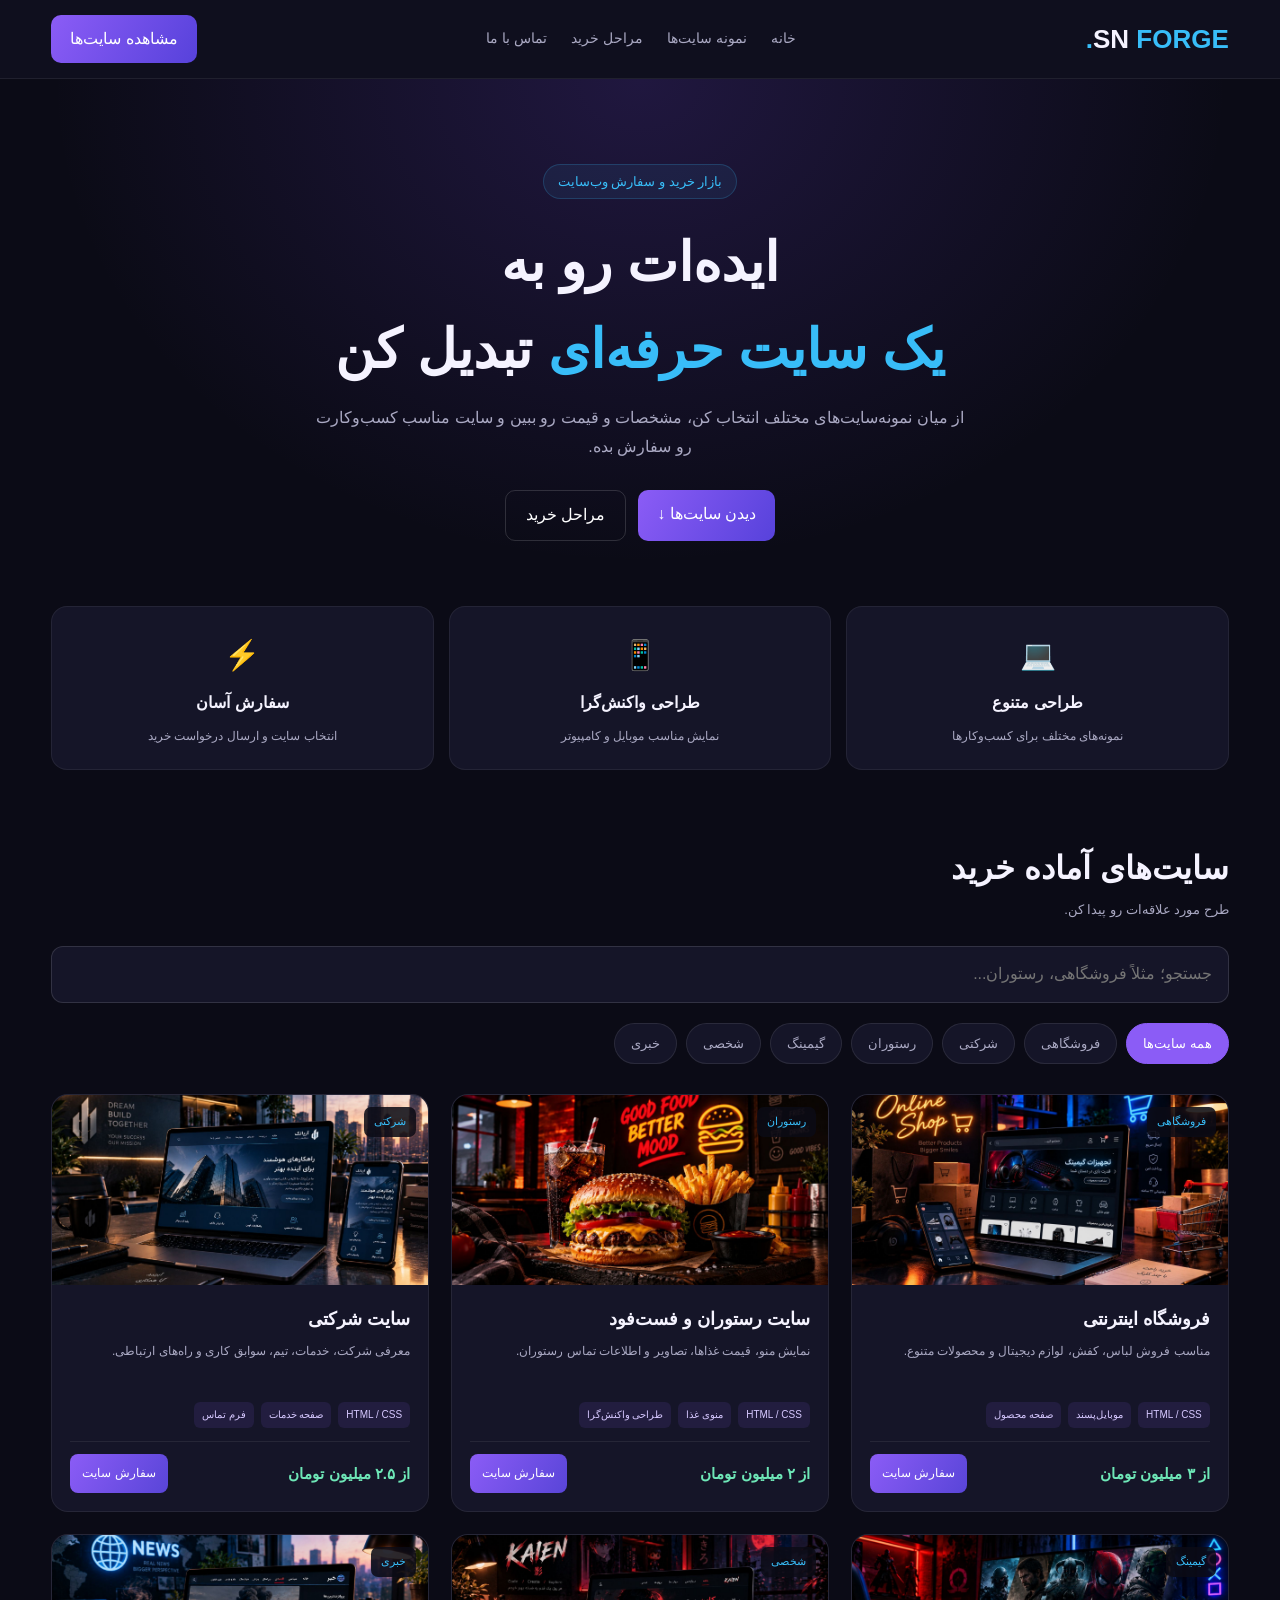
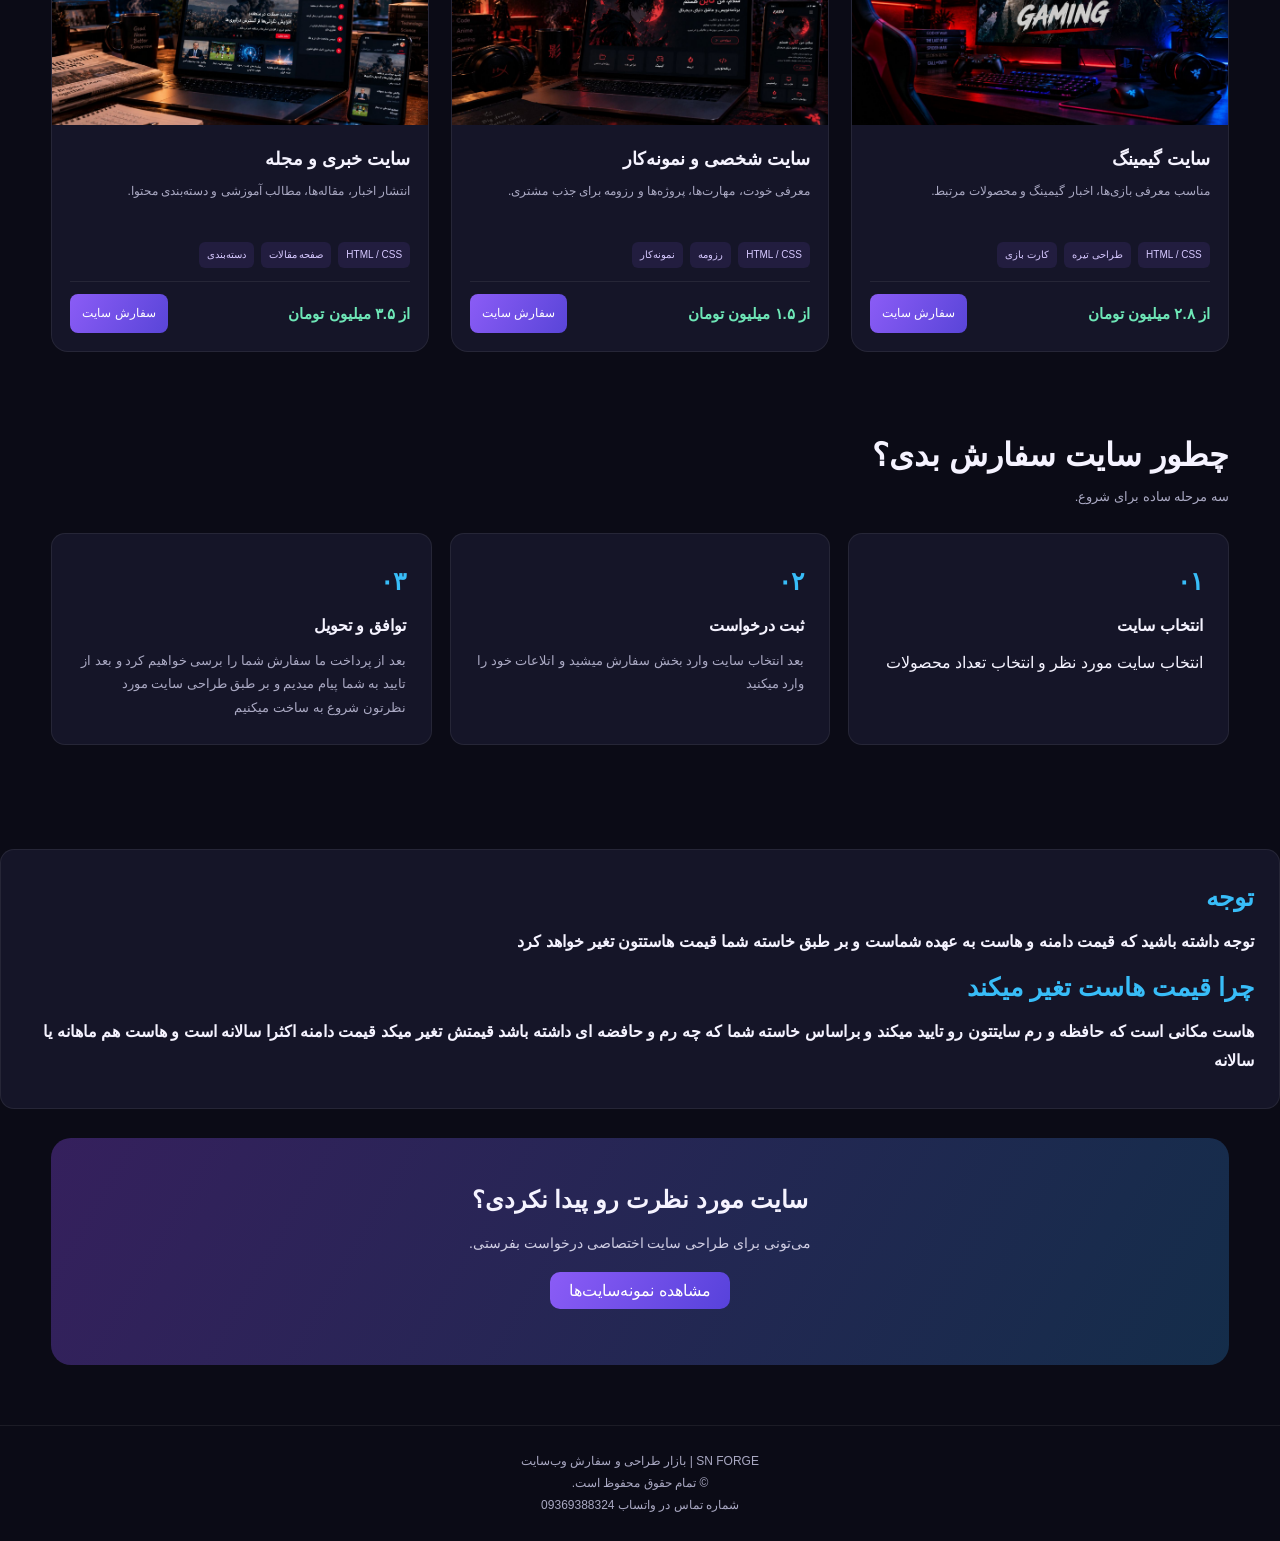
<file: index.html>
<!DOCTYPE html>
<html lang="fa" dir="rtl">
<head>
<meta charset="UTF-8">
<meta name="viewport" content="width=device-width, initial-scale=1.0">
<meta name="theme-color" content="#101020">
<title &lrm;> SN FORGE| Website Marketplace 
 بازار خرید و سفارش سایت 
</title>

<style>
* {
    box-sizing: border-box;
    margin: 0;
    padding: 0;
}

:root {
    --bg: #0b0b16;
    --card: #151528;
    --purple: #8b5cf6;
    --blue: #38bdf8;
    --text: #f5f3ff;
    --muted: #aaa9c3;
}
html {
    scroll-behavior: smooth;
    scroll-padding-top: 100px;
}

body {
    background: var(--bg);
    color: var(--text);
    font-family: Tahoma, Arial, sans-serif;
    line-height: 1.8;
}

a {
    color: inherit;
    text-decoration: none;
}

button, input {
    font: inherit;
}

button {
    cursor: pointer;
}

.container {
    width: 92%;
    max-width: 1250px;
    margin: auto;
}

/* سربرگ */

header {
    position: sticky;
    top: 0;
    z-index: 10;
    background: #101020f5;
    border-bottom: 1px solid #ffffff12;
    backdrop-filter: blur(15px);
}
.nav {
    min-height: 78px;
    display: flex;
    justify-content: space-between;
    align-items: center;
    gap: 20px;
}

.logo {
    font-size: 26px;
    font-weight: bold;
    white-space: nowrap;
}

.logo span {
    color: var(--blue);
}

nav {
    display: flex;
    gap: 24px;
    color: var(--muted);
    font-size: 14px;
}

nav a:hover {
    color: var(--blue);
}

.nav-btn, .primary-btn {
    border: 0;
    color: white;
    padding: 10px 19px;
    border-radius: 10px;
    background: linear-gradient(120deg, var(--purple), #5742db);
}
/* بخش معرفی */

.hero {
    padding: 85px 0 65px;
    text-align: center;
    background:
        radial-gradient(ellipse at 50% 0%, #7045dc35, transparent 65%);
}

.tag {
    display: inline-block;
    color: var(--blue);
    background: #38bdf812;
    border: 1px solid #38bdf833;
    padding: 5px 14px;
    border-radius: 25px;
    font-size: 13px;
}

.hero h1 {
    font-size: clamp(30px, 5vw, 54px);
    line-height: 1.6;
    margin: 20px 0 12px;
}

.hero h1 span {
    color: var(--blue);
}

.hero p {
    max-width: 650px;
    margin: auto;
    color: var(--muted);
}
.hero-actions {
    display: flex;
    justify-content: center;
    gap: 12px;
    flex-wrap: wrap;
    margin-top: 28px;
}

.secondary-btn {
    border: 1px solid #ffffff25;
    padding: 10px 20px;
    border-radius: 10px;
    background: transparent;
    color: white;
}

/* مزیت‌ها */

.features {
    display: grid;
    grid-template-columns: repeat(3, 1fr);
    gap: 15px;
    margin-bottom: 70px;
}

.feature {
    background: var(--card);
    border: 1px solid #ffffff10;
    border-radius: 16px;
    padding: 22px;
    text-align: center;
}
.feature-icon {
    font-size: 29px;
}

.feature h3 {
    font-size: 16px;
    margin: 8px 0;
}

.feature p {
    font-size: 12px;
    color: var(--muted);
}

/* عنوان بخش‌ها */

.section {
    padding-bottom: 75px;
}

.section-title {
    display: flex;
    justify-content: space-between;
    align-items: end;
    gap: 15px;
    margin-bottom: 25px;
}

.section-title h2 {
    font-size: clamp(23px, 3vw, 32px);
}
.section-title p {
    font-size: 13px;
    color: var(--muted);
}

/* جستجو و دسته‌بندی */

.search-box {
    display: flex;
    gap: 10px;
    margin-bottom: 20px;
}

.search-box input {
    width: 100%;
    min-width: 0;
    background: var(--card);
    color: white;
    border: 1px solid #ffffff20;
    outline: none;
    padding: 13px 16px;
    border-radius: 12px;
}

.search-box input:focus {
    border-color: var(--purple);
}

.filters {
    display: flex;
    gap: 9px;
    flex-wrap: wrap;
    margin-bottom: 30px;
}

.filter {
    background: var(--card);
    border: 1px solid #ffffff17;
    color: var(--muted);
    border-radius: 25px;
    padding: 8px 16px;
    font-size: 13px;
}

.filter.active, .filter:hover {
    background: var(--purple);
    color: white;
    border-color: var(--purple);
}

/* کارت سایت‌ها */

.site-grid {
    display: grid;
    grid-template-columns: repeat(3, minmax(0, 1fr));
    gap: 22px;
}

.site-card {
    background: var(--card);
    border: 1px solid #ffffff12;
    border-radius: 17px;
    overflow: hidden;
    transition: transform .25s, border-color .25s;
    min-width: 0;
}

.site-card:hover {
    transform: translateY(-5px);
    border-color: var(--purple);
}
.section-title p {
    font-size: 13px;
    color: var(--muted);
}

/* جستجو و دسته‌بندی */

.search-box {
    display: flex;
    gap: 10px;
    margin-bottom: 20px;
}

.search-box input {
    width: 100%;
    min-width: 0;
    background: var(--card);
    color: white;
    border: 1px solid #ffffff20;
    outline: none;
    padding: 13px 16px;
    border-radius: 12px;
}

.search-box input:focus {
    border-color: var(--purple);
}

.filters {
    display: flex;
    gap: 9px;
    flex-wrap: wrap;
    margin-bottom: 30px;
}

.filter {
    background: var(--card);
    border: 1px solid #ffffff17;
    color: var(--muted);
    border-radius: 25px;
    padding: 8px 16px;
    font-size: 13px;
}

.filter.active, .filter:hover {
    background: var(--purple);
    color: white;
    border-color: var(--purple);
}

/* کارت سایت‌ها */

.site-grid {
    display: grid;
    grid-template-columns: repeat(3, minmax(0, 1fr));
    gap: 22px;
}

.site-card {
    background: var(--card);
    border: 1px solid #ffffff12;
    border-radius: 17px;
    overflow: hidden;
    transition: transform .25s, border-color .25s;
    min-width: 0;
}

.site-card:hover {
    transform: translateY(-5px);
    border-color: var(--purple);
}
.site-image {
    height: 190px;
    position: relative;
    overflow: hidden;
    background: #252341;
}

.site-image img {
    width: 100%;
    height: 100%;
    object-fit: cover;
    transition: transform .3s;
}

.site-card:hover .site-image img {
    transform: scale(1.04);
}

.site-type {
    position: absolute;
    top: 12px;
    right: 12px;
    background: #0b0b16dc;
    color: var(--blue);
    padding: 5px 10px;
    font-size: 11px;
    border-radius: 7px;
}

.site-info {
    padding: 18px;
}

.site-info h3 {
    font-size: 18px;
    margin-bottom: 5px;
}

.description {
    font-size: 12px;
    color: var(--muted);
    min-height: 48px;
}
.specs {
    display: flex;
    gap: 7px;
    flex-wrap: wrap;
    margin: 13px 0;
}

.spec {
    font-size: 10px;
    color: #d6c8ff;
    background: #8b5cf61c;
    padding: 4px 8px;
    border-radius: 6px;
}

.price-row {
    display: flex;
    align-items: center;
    justify-content: space-between;
    gap: 8px;
    padding-top: 12px;
    border-top: 1px solid #ffffff12;
}

.price {
    color: #6ee7b7;
    font-size: 15px;
    font-weight: bold;
}

.order-btn {
    border: 0;
    color: white;
    background: linear-gradient(120deg, var(--purple), #5945d8);
    border-radius: 8px;
    padding: 9px 12px;
    font-size: 12px;
}

.order-btn:hover {
    filter: brightness(1.2);
}

.empty {
    display: none;
    text-align: center;
    padding: 30px;
    color: var(--muted);
}
/* مراحل سفارش */

.steps {
    display: grid;
    grid-template-columns: repeat(3, 1fr);
    gap: 18px;
}

.step {
    padding: 25px;
    background: var(--card);
    border-radius: 14px;
    border: 1px solid #ffffff12;
}

.step-number {
    color: var(--blue);
    font-size: 25px;
    font-weight: bold;
}

.step h3 {
    font-size: 16px;
    margin: 8px 0;
}

.step p {
    color: var(--muted);
    font-size: 13px;
}

/* تماس */

.contact {
    text-align: center;
    padding: 40px 20px;
    margin-bottom: 60px;
    background: linear-gradient(120deg, #35205d, #142d4a);
    border-radius: 20px;
}

.contact h2 {
    margin-bottom: 10px;
}

.contact p {
    color: #d0cee4;
    font-size: 14px;
    margin-bottom: 20px;
}

footer {
    border-top: 1px solid #ffffff12;
    text-align: center;
    color: var(--muted);
    padding: 25px 15px;
    font-size: 12px;
}

/* موبایل */

@media (max-width: 850px) {
    .site-grid {
        grid-template-columns: repeat(2, minmax(0, 1fr));
    }

    nav {
        gap: 12px;
    }

    .site-image {
        height: 170px;
    }
}
@media (max-width: 570px) {
    .nav {
        min-height: 70px;
    }

    .logo {
        font-size: 21px;
    }

    nav {
        display: none;
    }

    .nav-btn {
        font-size: 12px;
        padding: 9px 12px;
    }

    .hero {
        padding: 55px 0 45px;
    }

    .hero h1 {
        font-size: 30px;
    }

    .hero p {
        font-size: 13px;
    }

    .features {
        gap: 8px;
        margin-bottom: 50px;
    }
.feature {
        padding: 12px 5px;
    }

    .feature h3 {
        font-size: 12px;
    }

    .feature p {
        font-size: 10px;
    }

    .section {
        padding-bottom: 55px;
    }

    .section-title {
        display: block;
    }

    .section-title p {
        margin-top: 5px;
    }

    .site-grid {
        grid-template-columns: repeat(2, minmax(0, 1fr));
        gap: 12px;
    }

    .site-image {
        height: 125px;
    }

    .site-info {
        padding: 11px;
    }

    .site-info h3 {
        font-size: 14px;
    }

    .description {
        font-size: 11px;
        min-height: 66px;
    }

    .specs {
        gap: 5px;
    }

    .spec {
        font-size: 9px;
    }

    .price-row {
        align-items: stretch;
        flex-direction: column;
    }
    .price {
        font-size: 12px;
    }

    .order-btn {
        width: 100%;
    }

    .steps {
        grid-template-columns: 1fr;
    }
}

@media (max-width: 350px) {
    .site-grid {
        grid-template-columns: 1fr;
    }

    .site-image {
        height: 190px;
    }
}
</style>
<meta name="google-site-verification" content="3N_38x5qsvusUxVJmNmL-SEi8xanfwdqPxnnbT9EbLk" />
</head>
<body>

<header>
    <div class="container nav">
        <a class="logo" href="#home">SN <span>FORGE.</span></a>

        <nav>
            <a href="#home">خانه</a>
            <a href="#sites">نمونه سایت‌ها</a>
            <a href="#steps">مراحل خرید</a>
            <a href="#contact">تماس با ما</a>
        </nav>

        <a class="nav-btn" href="#sites">مشاهده سایت‌ها</a>
    </div>
</header>

<main>
    <section class="hero" id="home">
        <div class="container">
            <span class="tag">بازار خرید و سفارش وب‌سایت</span>

            <h1>
                ایده‌ات رو به<br>
                <span>یک سایت حرفه‌ای</span> تبدیل کن
            </h1>
            <p>
                از میان نمونه‌سایت‌های مختلف انتخاب کن،
                مشخصات و قیمت رو ببین و سایت مناسب کسب‌وکارت رو سفارش بده.
            </p>

            <div class="hero-actions">
                <a class="primary-btn" href="#sites">دیدن سایت‌ها ↓</a>
                <a class="secondary-btn" href="#steps">مراحل خرید</a>
            </div>
        </div>
    </section>

    <section class="container features">
        <div class="feature">
            <div class="feature-icon">💻</div>
            <h3>طراحی متنوع</h3>
            <p>نمونه‌های مختلف برای کسب‌وکارها</p>
        </div>

        <div class="feature">
            <div class="feature-icon">📱</div>
            <h3>طراحی واکنش‌گرا</h3>
            <p>نمایش مناسب موبایل و کامپیوتر</p>
        </div>

        <div class="feature">
            <div class="feature-icon">⚡</div>
            <h3>سفارش آسان</h3>
            <p>انتخاب سایت و ارسال درخواست خرید</p>
        </div>
    </section>
    <section class="container section" id="sites">
        <div class="section-title">
            <div>
                <h2>سایت‌های آماده خرید</h2>
                <p>طرح مورد علاقه‌ات رو پیدا کن.</p>
            </div>
        </div>

        <div class="search-box">
            <input type="search" id="searchInput"
                   placeholder="جستجو؛ مثلاً فروشگاهی، رستوران...">
        </div>

        <div class="filters">
            <button class="filter active" data-category="همه">همه سایت‌ها</button>
            <button class="filter" data-category="فروشگاهی">فروشگاهی</button>
            <button class="filter" data-category="شرکتی">شرکتی</button>
            <button class="filter" data-category="رستوران">رستوران</button>
            <button class="filter" data-category="گیمینگ">گیمینگ</button>
            <button class="filter" data-category="شخصی">شخصی</button>
            <button class="filter" data-category="خبری">خبری</button>
        </div>
        <div class="site-grid" id="siteGrid">

            <article class="site-card" data-category="فروشگاهی">
                <div class="site-image">
                    <img loading="lazy"
                         src="fr.jpg"
                         alt="نمونه سایت فروشگاهی">
                    <span class="site-type">فروشگاهی</span>
                </div>
                <div class="site-info">
                    <h3>فروشگاه اینترنتی</h3>
                    <p class="description">
                        مناسب فروش لباس، کفش، لوازم دیجیتال و محصولات متنوع.
                    </p>
                    <div class="specs">
                        <span class="spec">HTML / CSS</span>
                        <span class="spec">موبایل‌پسند</span>
                        <span class="spec">صفحه محصول</span>
                    </div>
                    <div class="price-row">
                        <span class="price">از ۳ میلیون تومان</span>
                        <button class="order-btn" data-name="فروشگاه اینترنتی"
                                data-price="از ۳ میلیون تومان">سفارش سایت</button>
                    </div>
                </div>
            </article>

            <article class="site-card" data-category="رستوران">
                <div class="site-image">
                    <img loading="lazy"
                         src="fc.jpg"
                         alt="نمونه سایت رستوران">
                    <span class="site-type">رستوران</span>
                </div>
                <div class="site-info">
                    <h3>سایت رستوران و فست‌فود</h3>
                    <p class="description">
                        نمایش منو، قیمت غذاها، تصاویر و اطلاعات تماس رستوران.
                    </p>
                    <div class="specs">
                        <span class="spec">HTML / CSS</span>
                        <span class="spec">منوی غذا</span>
                        <span class="spec">طراحی واکنش‌گرا</span>
                    </div>
                    <div class="price-row">
                        <span class="price">از ۲ میلیون تومان</span>
                        <button class="order-btn" data-name="سایت رستوران"
                                data-price="از ۲ میلیون تومان">سفارش سایت</button>
                    </div>
                </div>
            </article>

            <article class="site-card" data-category="شرکتی">
                <div class="site-image">
                    <img loading="lazy"
                         src="sh.jpg"
                         alt="نمونه سایت شرکتی">
                    <span class="site-type">شرکتی</span>
                </div>
                <div class="site-info">
                    <h3>سایت شرکتی</h3>
                    <p class="description">
                        معرفی شرکت، خدمات، تیم، سوابق کاری و راه‌های ارتباطی.
                    </p>
                    <div class="specs">
                        <span class="spec">HTML / CSS</span>
                        <span class="spec">صفحه خدمات</span>
                        <span class="spec">فرم تماس</span>
                    </div>
                    <div class="price-row">
                        <span class="price">از ۲.۵ میلیون تومان</span>
                        <button class="order-btn" data-name="سایت شرکتی"
                                data-price="از ۲.۵ میلیون تومان">سفارش سایت</button>
                    </div>
                </div>
            </article>

            

            <article class="site-card" data-category="گیمینگ">
                <div class="site-image">
                    <img loading="lazy"
                         src="game.jpg"
                         alt="نمونه سایت گیمینگ">
                    <span class="site-type">گیمینگ</span>
                </div>
                <div class="site-info">
                    <h3>سایت گیمینگ</h3>
                    <p class="description">
                        مناسب معرفی بازی‌ها، اخبار گیمینگ و محصولات مرتبط.
                    </p>
                    <div class="specs">
                        <span class="spec">HTML / CSS</span>
                        <span class="spec">طراحی تیره</span>
                        <span class="spec">کارت بازی</span>
                    </div>
                    <div class="price-row">
                        <span class="price">از ۲.۸ میلیون تومان</span>
                        <button class="order-btn" data-name="سایت گیمینگ"
                                data-price="از ۲.۸ میلیون تومان">سفارش سایت</button>
                    </div>
                </div>
            </article>

            <article class="site-card" data-category="شخصی">
                <div class="site-image">
                    <img loading="lazy"
                         src="shh.jpg"
                         alt="نمونه سایت شخصی و نمونه کار">
                    <span class="site-type">شخصی</span>
                </div>
                <div class="site-info">
                    <h3>سایت شخصی و نمونه‌کار</h3>
                    <p class="description">
                        معرفی خودت، مهارت‌ها، پروژه‌ها و رزومه برای جذب مشتری.
                    </p>
                    <div class="specs">
                        <span class="spec">HTML / CSS</span>
                        <span class="spec">رزومه</span>
                        <span class="spec">نمونه‌کار</span>
                    </div>
                    <div class="price-row">
                        <span class="price">از ۱.۵ میلیون تومان</span>
                        <button class="order-btn" data-name="سایت شخصی"
                                data-price="از ۱.۵ میلیون تومان">سفارش سایت</button>
                    </div>
                </div>
            </article>
            <article class="site-card" data-category="خبری">
                <div class="site-image">
                    <img loading="lazy"
                         src="hg1.jpg"
                         alt="نمونه سایت خبری">
                    <span class="site-type">خبری</span>
                </div>
                <div class="site-info">
                    <h3>سایت خبری و مجله</h3>
                    <p class="description">
                        انتشار اخبار، مقاله‌ها، مطالب آموزشی و دسته‌بندی محتوا.
                    </p>
                    <div class="specs">
                        <span class="spec">HTML / CSS</span>
                        <span class="spec">صفحه مقالات</span>
                        <span class="spec">دسته‌بندی</span>
                    </div>
                    <div class="price-row">
                        <span class="price">از ۳.۵ میلیون تومان</span>
                        <button class="order-btn" data-name="سایت خبری"
                                data-price="از ۳.۵ میلیون تومان">سفارش سایت</button>
                    </div>
                </div>
            </article>

        </div>

        <p class="empty" id="emptyMessage">سایتی با این مشخصات پیدا نشد.</p>
    </section>

    <section class="container section" id="steps">
        <div class="section-title">
            <div>
                <h2>چطور سایت سفارش بدی؟</h2>
                <p>سه مرحله ساده برای شروع.</p>
            </div>
        </div>
        <div class="steps">
            <div class="step">
                <span class="step-number">۰۱</span>
                <h3>انتخاب سایت</h3>
                <p></p> انتخاب سایت مورد نظر و انتخاب تعداد محصولات </p>
            </div>
            <div class="step">
                <span class="step-number">۰۲</span>
                <h3>ثبت درخواست</h3>
                <p>بعد انتخاب سایت وارد بخش سفارش میشید و اتلاعات خود را وارد میکنید </p>
            </div>
            <div class="step">
                <span class="step-number">۰۳</span>
                <h3>توافق و تحویل</h3>
                <p>بعد از پرداخت  ما سفارش شما  را برسی خواهیم کرد و بعد از تایید به شما پیام میدیم 
 و بر طبق طراحی سایت مورد نظرتون شروع به ساخت میکنیم 
                </p>
            </div>
        </div>
    </section>
 </div>
 <br>
            <div class="step">
                <span class="step-number">توجه</span>
                <h3>توجه داشته باشید که قیمت دامنه و هاست  به عهده شماست و بر طبق خاسته شما  قیمت  هاستتون تغیر خواهد کرد </h3>
                <span class="step-number">چرا قیمت  هاست تغیر میکند </span>
                <h3>هاست مکانی است که حافظه و رم سایتتون رو تایید میکند و براساس خاسته شما که چه رم و حافضه ای داشته باشد قیمتش تغیر میکد 
                 قیمت دامنه  اکثرا سالانه است و هاست هم ماهانه یا سالانه </h3>
            </div>
            <br>

    <section class="container contact" id="contact">
        <h2>سایت مورد نظرت رو پیدا نکردی؟</h2>
        <p>می‌تونی برای طراحی سایت اختصاصی درخواست بفرستی.</p>
        <a href="#sites" class="primary-btn">مشاهده نمونه‌سایت‌ها</a>
    <p></p>
    </section>
</main>

<footer>
    <p>SN FORGE | بازار طراحی و سفارش وب‌سایت</p>
    <p>© تمام حقوق محفوظ است.</p>
    <p>شماره تماس در واتساب 
        09369388324
    </p>
</footer>

<script>
    
const cards = [...document.querySelectorAll(".site-card")];
const filters = [...document.querySelectorAll(".filter")];
const searchInput = document.getElementById("searchInput");
const emptyMessage = document.getElementById("emptyMessage");

let selectedCategory = "همه";

function filterSites() {
    const query = searchInput.value.trim().toLocaleLowerCase("fa");
    let visible = 0;

    cards.forEach(card => {
        const category = card.dataset.category;
        const text = card.textContent.toLocaleLowerCase("fa");

        const categoryMatch =
            selectedCategory === "همه" ||
            category === selectedCategory;

        const searchMatch = text.includes(query);
        const show = categoryMatch && searchMatch;

        card.style.display = show ? "" : "none";

        if (show) visible++;
    });

    emptyMessage.style.display = visible ? "none" : "block";
}

filters.forEach(button => {
    button.addEventListener("click", () => {
        selectedCategory = button.dataset.category;

        filters.forEach(item => item.classList.remove("active"));
        button.classList.add("active");

        filterSites();
    });
});

searchInput.addEventListener("input", filterSites);

// رفتن به صفحه جزئیات سایت
document.querySelectorAll(".order-btn").forEach(button => {
    button.addEventListener("click", () => {

        const name = button.dataset.name;

        const productIds = {
            "فروشگاه اینترنتی": "shop",
            "سایت رستوران": "restaurant",
            "سایت شرکتی": "company",
            "سایت گیمینگ": "gaming",
            "سایت شخصی": "personal",
            "سایت خبری": "news"
        };

        const productId = productIds[name];

        if (!productId) {
            alert("محصول موردنظر پیدا نشد.");
            return;
        }

        window.location.href = "product.html?id=" + productId;
    });
});


</script>
</body>
</html>
</file>
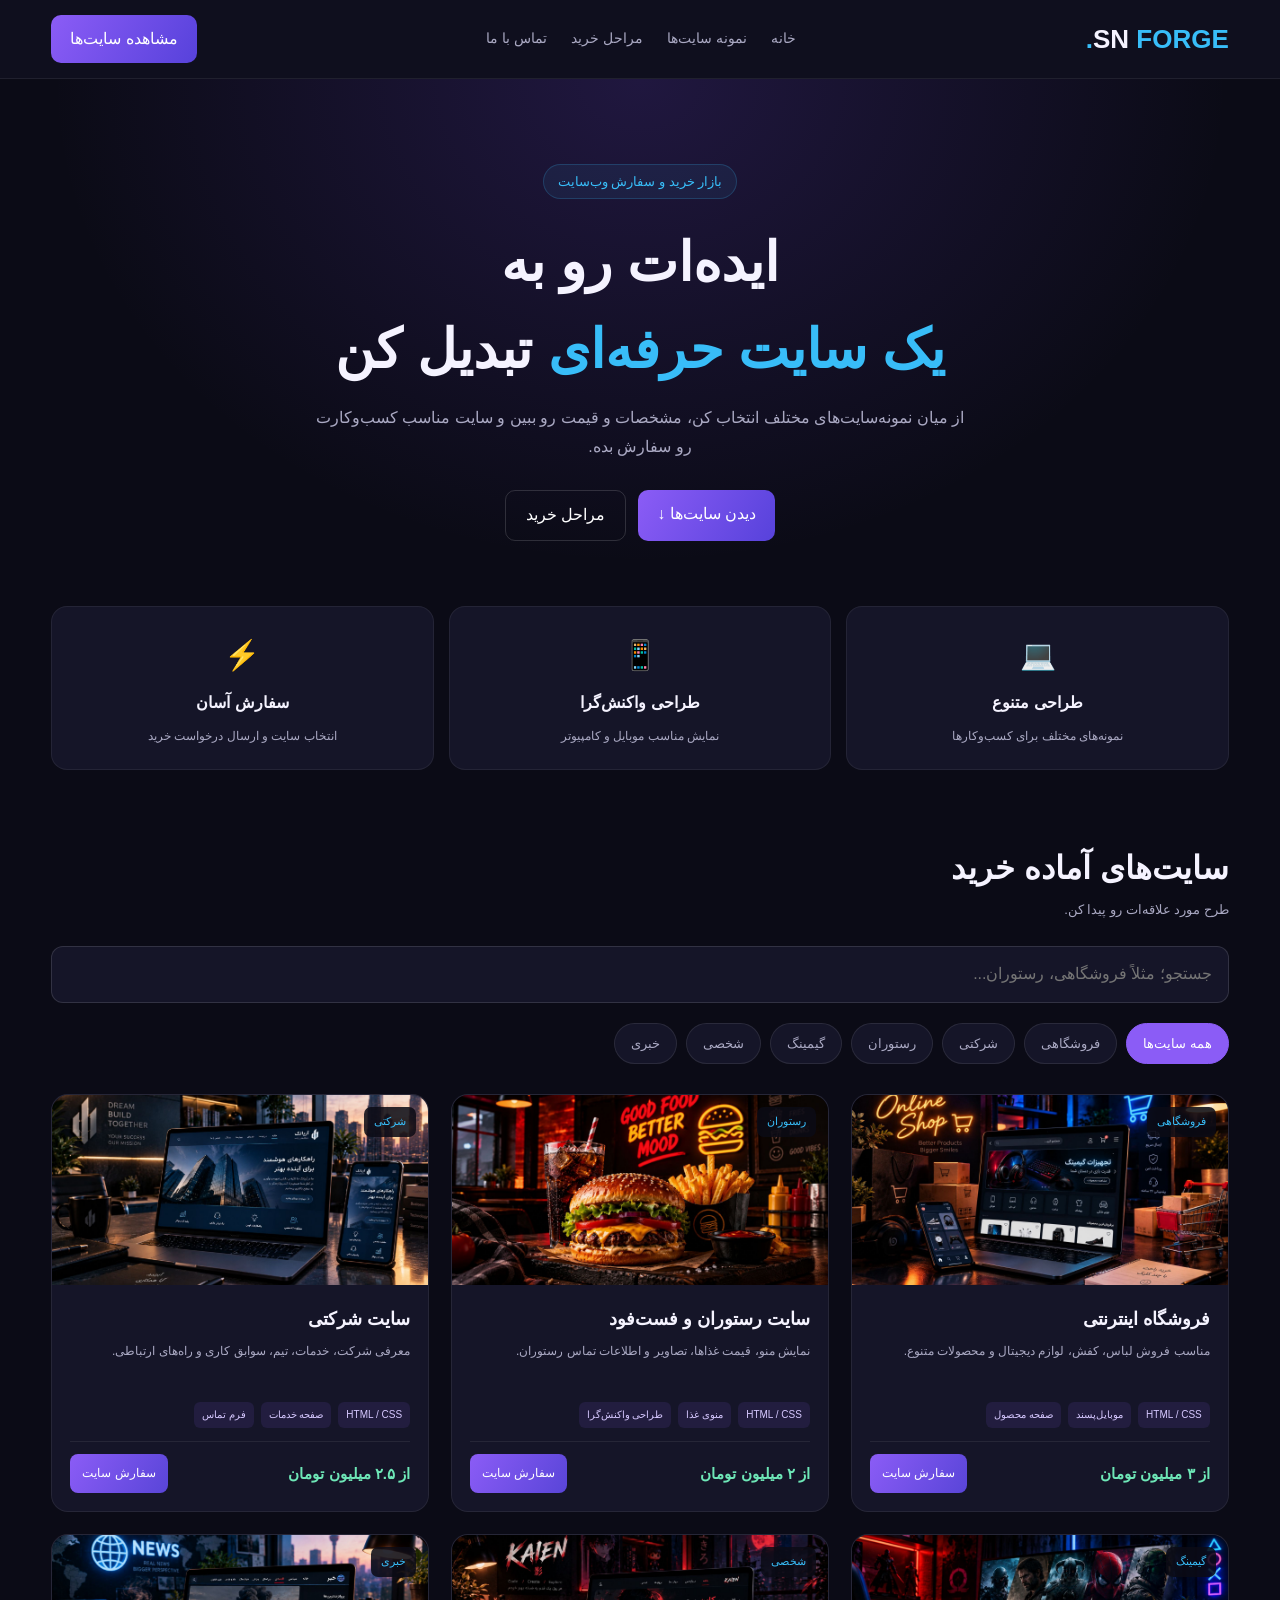
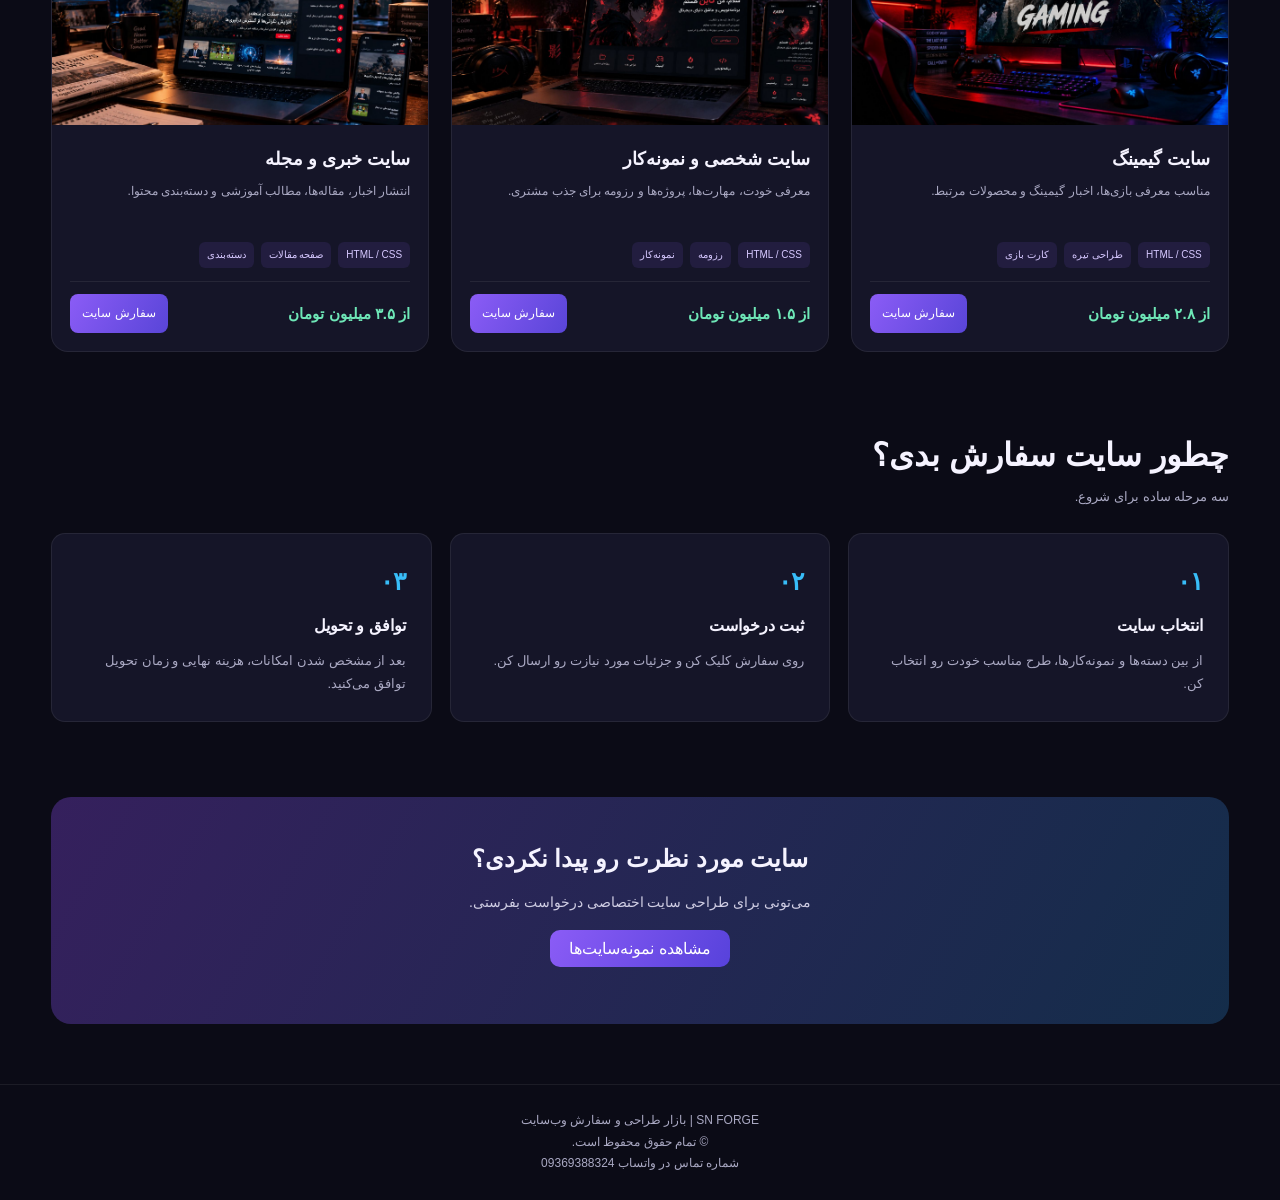
<file: ht.html>
<!DOCTYPE html>
<html lang="fa" dir="rtl">
<head>
<meta charset="UTF-8">
<meta name="viewport" content="width=device-width, initial-scale=1.0">
<meta name="theme-color" content="#101020">
<title &lrm;> SN FORGE| Website Marketplace 
 بازار خرید و سفارش سایت 
</title>

<style>
* {
    box-sizing: border-box;
    margin: 0;
    padding: 0;
}

:root {
    --bg: #0b0b16;
    --card: #151528;
    --purple: #8b5cf6;
    --blue: #38bdf8;
    --text: #f5f3ff;
    --muted: #aaa9c3;
}
html {
    scroll-behavior: smooth;
    scroll-padding-top: 100px;
}

body {
    background: var(--bg);
    color: var(--text);
    font-family: Tahoma, Arial, sans-serif;
    line-height: 1.8;
}

a {
    color: inherit;
    text-decoration: none;
}

button, input {
    font: inherit;
}

button {
    cursor: pointer;
}

.container {
    width: 92%;
    max-width: 1250px;
    margin: auto;
}

/* سربرگ */

header {
    position: sticky;
    top: 0;
    z-index: 10;
    background: #101020f5;
    border-bottom: 1px solid #ffffff12;
    backdrop-filter: blur(15px);
}
.nav {
    min-height: 78px;
    display: flex;
    justify-content: space-between;
    align-items: center;
    gap: 20px;
}

.logo {
    font-size: 26px;
    font-weight: bold;
    white-space: nowrap;
}

.logo span {
    color: var(--blue);
}

nav {
    display: flex;
    gap: 24px;
    color: var(--muted);
    font-size: 14px;
}

nav a:hover {
    color: var(--blue);
}

.nav-btn, .primary-btn {
    border: 0;
    color: white;
    padding: 10px 19px;
    border-radius: 10px;
    background: linear-gradient(120deg, var(--purple), #5742db);
}
/* بخش معرفی */

.hero {
    padding: 85px 0 65px;
    text-align: center;
    background:
        radial-gradient(ellipse at 50% 0%, #7045dc35, transparent 65%);
}

.tag {
    display: inline-block;
    color: var(--blue);
    background: #38bdf812;
    border: 1px solid #38bdf833;
    padding: 5px 14px;
    border-radius: 25px;
    font-size: 13px;
}

.hero h1 {
    font-size: clamp(30px, 5vw, 54px);
    line-height: 1.6;
    margin: 20px 0 12px;
}

.hero h1 span {
    color: var(--blue);
}

.hero p {
    max-width: 650px;
    margin: auto;
    color: var(--muted);
}
.hero-actions {
    display: flex;
    justify-content: center;
    gap: 12px;
    flex-wrap: wrap;
    margin-top: 28px;
}

.secondary-btn {
    border: 1px solid #ffffff25;
    padding: 10px 20px;
    border-radius: 10px;
    background: transparent;
    color: white;
}

/* مزیت‌ها */

.features {
    display: grid;
    grid-template-columns: repeat(3, 1fr);
    gap: 15px;
    margin-bottom: 70px;
}

.feature {
    background: var(--card);
    border: 1px solid #ffffff10;
    border-radius: 16px;
    padding: 22px;
    text-align: center;
}
.feature-icon {
    font-size: 29px;
}

.feature h3 {
    font-size: 16px;
    margin: 8px 0;
}

.feature p {
    font-size: 12px;
    color: var(--muted);
}

/* عنوان بخش‌ها */

.section {
    padding-bottom: 75px;
}

.section-title {
    display: flex;
    justify-content: space-between;
    align-items: end;
    gap: 15px;
    margin-bottom: 25px;
}

.section-title h2 {
    font-size: clamp(23px, 3vw, 32px);
}
.section-title p {
    font-size: 13px;
    color: var(--muted);
}

/* جستجو و دسته‌بندی */

.search-box {
    display: flex;
    gap: 10px;
    margin-bottom: 20px;
}

.search-box input {
    width: 100%;
    min-width: 0;
    background: var(--card);
    color: white;
    border: 1px solid #ffffff20;
    outline: none;
    padding: 13px 16px;
    border-radius: 12px;
}

.search-box input:focus {
    border-color: var(--purple);
}

.filters {
    display: flex;
    gap: 9px;
    flex-wrap: wrap;
    margin-bottom: 30px;
}

.filter {
    background: var(--card);
    border: 1px solid #ffffff17;
    color: var(--muted);
    border-radius: 25px;
    padding: 8px 16px;
    font-size: 13px;
}

.filter.active, .filter:hover {
    background: var(--purple);
    color: white;
    border-color: var(--purple);
}

/* کارت سایت‌ها */

.site-grid {
    display: grid;
    grid-template-columns: repeat(3, minmax(0, 1fr));
    gap: 22px;
}

.site-card {
    background: var(--card);
    border: 1px solid #ffffff12;
    border-radius: 17px;
    overflow: hidden;
    transition: transform .25s, border-color .25s;
    min-width: 0;
}

.site-card:hover {
    transform: translateY(-5px);
    border-color: var(--purple);
}
.section-title p {
    font-size: 13px;
    color: var(--muted);
}

/* جستجو و دسته‌بندی */

.search-box {
    display: flex;
    gap: 10px;
    margin-bottom: 20px;
}

.search-box input {
    width: 100%;
    min-width: 0;
    background: var(--card);
    color: white;
    border: 1px solid #ffffff20;
    outline: none;
    padding: 13px 16px;
    border-radius: 12px;
}

.search-box input:focus {
    border-color: var(--purple);
}

.filters {
    display: flex;
    gap: 9px;
    flex-wrap: wrap;
    margin-bottom: 30px;
}

.filter {
    background: var(--card);
    border: 1px solid #ffffff17;
    color: var(--muted);
    border-radius: 25px;
    padding: 8px 16px;
    font-size: 13px;
}

.filter.active, .filter:hover {
    background: var(--purple);
    color: white;
    border-color: var(--purple);
}

/* کارت سایت‌ها */

.site-grid {
    display: grid;
    grid-template-columns: repeat(3, minmax(0, 1fr));
    gap: 22px;
}

.site-card {
    background: var(--card);
    border: 1px solid #ffffff12;
    border-radius: 17px;
    overflow: hidden;
    transition: transform .25s, border-color .25s;
    min-width: 0;
}

.site-card:hover {
    transform: translateY(-5px);
    border-color: var(--purple);
}
.site-image {
    height: 190px;
    position: relative;
    overflow: hidden;
    background: #252341;
}

.site-image img {
    width: 100%;
    height: 100%;
    object-fit: cover;
    transition: transform .3s;
}

.site-card:hover .site-image img {
    transform: scale(1.04);
}

.site-type {
    position: absolute;
    top: 12px;
    right: 12px;
    background: #0b0b16dc;
    color: var(--blue);
    padding: 5px 10px;
    font-size: 11px;
    border-radius: 7px;
}

.site-info {
    padding: 18px;
}

.site-info h3 {
    font-size: 18px;
    margin-bottom: 5px;
}

.description {
    font-size: 12px;
    color: var(--muted);
    min-height: 48px;
}
.specs {
    display: flex;
    gap: 7px;
    flex-wrap: wrap;
    margin: 13px 0;
}

.spec {
    font-size: 10px;
    color: #d6c8ff;
    background: #8b5cf61c;
    padding: 4px 8px;
    border-radius: 6px;
}

.price-row {
    display: flex;
    align-items: center;
    justify-content: space-between;
    gap: 8px;
    padding-top: 12px;
    border-top: 1px solid #ffffff12;
}

.price {
    color: #6ee7b7;
    font-size: 15px;
    font-weight: bold;
}

.order-btn {
    border: 0;
    color: white;
    background: linear-gradient(120deg, var(--purple), #5945d8);
    border-radius: 8px;
    padding: 9px 12px;
    font-size: 12px;
}

.order-btn:hover {
    filter: brightness(1.2);
}

.empty {
    display: none;
    text-align: center;
    padding: 30px;
    color: var(--muted);
}
/* مراحل سفارش */

.steps {
    display: grid;
    grid-template-columns: repeat(3, 1fr);
    gap: 18px;
}

.step {
    padding: 25px;
    background: var(--card);
    border-radius: 14px;
    border: 1px solid #ffffff12;
}

.step-number {
    color: var(--blue);
    font-size: 25px;
    font-weight: bold;
}

.step h3 {
    font-size: 16px;
    margin: 8px 0;
}

.step p {
    color: var(--muted);
    font-size: 13px;
}

/* تماس */

.contact {
    text-align: center;
    padding: 40px 20px;
    margin-bottom: 60px;
    background: linear-gradient(120deg, #35205d, #142d4a);
    border-radius: 20px;
}

.contact h2 {
    margin-bottom: 10px;
}

.contact p {
    color: #d0cee4;
    font-size: 14px;
    margin-bottom: 20px;
}

footer {
    border-top: 1px solid #ffffff12;
    text-align: center;
    color: var(--muted);
    padding: 25px 15px;
    font-size: 12px;
}

/* موبایل */

@media (max-width: 850px) {
    .site-grid {
        grid-template-columns: repeat(2, minmax(0, 1fr));
    }

    nav {
        gap: 12px;
    }

    .site-image {
        height: 170px;
    }
}
@media (max-width: 570px) {
    .nav {
        min-height: 70px;
    }

    .logo {
        font-size: 21px;
    }

    nav {
        display: none;
    }

    .nav-btn {
        font-size: 12px;
        padding: 9px 12px;
    }

    .hero {
        padding: 55px 0 45px;
    }

    .hero h1 {
        font-size: 30px;
    }

    .hero p {
        font-size: 13px;
    }

    .features {
        gap: 8px;
        margin-bottom: 50px;
    }
.feature {
        padding: 12px 5px;
    }

    .feature h3 {
        font-size: 12px;
    }

    .feature p {
        font-size: 10px;
    }

    .section {
        padding-bottom: 55px;
    }

    .section-title {
        display: block;
    }

    .section-title p {
        margin-top: 5px;
    }

    .site-grid {
        grid-template-columns: repeat(2, minmax(0, 1fr));
        gap: 12px;
    }

    .site-image {
        height: 125px;
    }

    .site-info {
        padding: 11px;
    }

    .site-info h3 {
        font-size: 14px;
    }

    .description {
        font-size: 11px;
        min-height: 66px;
    }

    .specs {
        gap: 5px;
    }

    .spec {
        font-size: 9px;
    }

    .price-row {
        align-items: stretch;
        flex-direction: column;
    }
    .price {
        font-size: 12px;
    }

    .order-btn {
        width: 100%;
    }

    .steps {
        grid-template-columns: 1fr;
    }
}

@media (max-width: 350px) {
    .site-grid {
        grid-template-columns: 1fr;
    }

    .site-image {
        height: 190px;
    }
}
</style>
<meta name="google-site-verification" content="3N_38x5qsvusUxVJmNmL-SEi8xanfwdqPxnnbT9EbLk" />
</head>
<body>

<header>
    <div class="container nav">
        <a class="logo" href="#home">SN <span>FORGE.</span></a>

        <nav>
            <a href="#home">خانه</a>
            <a href="#sites">نمونه سایت‌ها</a>
            <a href="#steps">مراحل خرید</a>
            <a href="#contact">تماس با ما</a>
        </nav>

        <a class="nav-btn" href="#sites">مشاهده سایت‌ها</a>
    </div>
</header>

<main>
    <section class="hero" id="home">
        <div class="container">
            <span class="tag">بازار خرید و سفارش وب‌سایت</span>

            <h1>
                ایده‌ات رو به<br>
                <span>یک سایت حرفه‌ای</span> تبدیل کن
            </h1>
            <p>
                از میان نمونه‌سایت‌های مختلف انتخاب کن،
                مشخصات و قیمت رو ببین و سایت مناسب کسب‌وکارت رو سفارش بده.
            </p>

            <div class="hero-actions">
                <a class="primary-btn" href="#sites">دیدن سایت‌ها ↓</a>
                <a class="secondary-btn" href="#steps">مراحل خرید</a>
            </div>
        </div>
    </section>

    <section class="container features">
        <div class="feature">
            <div class="feature-icon">💻</div>
            <h3>طراحی متنوع</h3>
            <p>نمونه‌های مختلف برای کسب‌وکارها</p>
        </div>

        <div class="feature">
            <div class="feature-icon">📱</div>
            <h3>طراحی واکنش‌گرا</h3>
            <p>نمایش مناسب موبایل و کامپیوتر</p>
        </div>

        <div class="feature">
            <div class="feature-icon">⚡</div>
            <h3>سفارش آسان</h3>
            <p>انتخاب سایت و ارسال درخواست خرید</p>
        </div>
    </section>
    <section class="container section" id="sites">
        <div class="section-title">
            <div>
                <h2>سایت‌های آماده خرید</h2>
                <p>طرح مورد علاقه‌ات رو پیدا کن.</p>
            </div>
        </div>

        <div class="search-box">
            <input type="search" id="searchInput"
                   placeholder="جستجو؛ مثلاً فروشگاهی، رستوران...">
        </div>

        <div class="filters">
            <button class="filter active" data-category="همه">همه سایت‌ها</button>
            <button class="filter" data-category="فروشگاهی">فروشگاهی</button>
            <button class="filter" data-category="شرکتی">شرکتی</button>
            <button class="filter" data-category="رستوران">رستوران</button>
            <button class="filter" data-category="گیمینگ">گیمینگ</button>
            <button class="filter" data-category="شخصی">شخصی</button>
            <button class="filter" data-category="خبری">خبری</button>
        </div>
        <div class="site-grid" id="siteGrid">

            <article class="site-card" data-category="فروشگاهی">
                <div class="site-image">
                    <img loading="lazy"
                         src="fr.jpg"
                         alt="نمونه سایت فروشگاهی">
                    <span class="site-type">فروشگاهی</span>
                </div>
                <div class="site-info">
                    <h3>فروشگاه اینترنتی</h3>
                    <p class="description">
                        مناسب فروش لباس، کفش، لوازم دیجیتال و محصولات متنوع.
                    </p>
                    <div class="specs">
                        <span class="spec">HTML / CSS</span>
                        <span class="spec">موبایل‌پسند</span>
                        <span class="spec">صفحه محصول</span>
                    </div>
                    <div class="price-row">
                        <span class="price">از ۳ میلیون تومان</span>
                        <button class="order-btn" data-name="فروشگاه اینترنتی"
                                data-price="از ۳ میلیون تومان">سفارش سایت</button>
                    </div>
                </div>
            </article>

            <article class="site-card" data-category="رستوران">
                <div class="site-image">
                    <img loading="lazy"
                         src="fc.jpg"
                         alt="نمونه سایت رستوران">
                    <span class="site-type">رستوران</span>
                </div>
                <div class="site-info">
                    <h3>سایت رستوران و فست‌فود</h3>
                    <p class="description">
                        نمایش منو، قیمت غذاها، تصاویر و اطلاعات تماس رستوران.
                    </p>
                    <div class="specs">
                        <span class="spec">HTML / CSS</span>
                        <span class="spec">منوی غذا</span>
                        <span class="spec">طراحی واکنش‌گرا</span>
                    </div>
                    <div class="price-row">
                        <span class="price">از ۲ میلیون تومان</span>
                        <button class="order-btn" data-name="سایت رستوران"
                                data-price="از ۲ میلیون تومان">سفارش سایت</button>
                    </div>
                </div>
            </article>

            <article class="site-card" data-category="شرکتی">
                <div class="site-image">
                    <img loading="lazy"
                         src="sh.jpg"
                         alt="نمونه سایت شرکتی">
                    <span class="site-type">شرکتی</span>
                </div>
                <div class="site-info">
                    <h3>سایت شرکتی</h3>
                    <p class="description">
                        معرفی شرکت، خدمات، تیم، سوابق کاری و راه‌های ارتباطی.
                    </p>
                    <div class="specs">
                        <span class="spec">HTML / CSS</span>
                        <span class="spec">صفحه خدمات</span>
                        <span class="spec">فرم تماس</span>
                    </div>
                    <div class="price-row">
                        <span class="price">از ۲.۵ میلیون تومان</span>
                        <button class="order-btn" data-name="سایت شرکتی"
                                data-price="از ۲.۵ میلیون تومان">سفارش سایت</button>
                    </div>
                </div>
            </article>

            

            <article class="site-card" data-category="گیمینگ">
                <div class="site-image">
                    <img loading="lazy"
                         src="game.jpg"
                         alt="نمونه سایت گیمینگ">
                    <span class="site-type">گیمینگ</span>
                </div>
                <div class="site-info">
                    <h3>سایت گیمینگ</h3>
                    <p class="description">
                        مناسب معرفی بازی‌ها، اخبار گیمینگ و محصولات مرتبط.
                    </p>
                    <div class="specs">
                        <span class="spec">HTML / CSS</span>
                        <span class="spec">طراحی تیره</span>
                        <span class="spec">کارت بازی</span>
                    </div>
                    <div class="price-row">
                        <span class="price">از ۲.۸ میلیون تومان</span>
                        <button class="order-btn" data-name="سایت گیمینگ"
                                data-price="از ۲.۸ میلیون تومان">سفارش سایت</button>
                    </div>
                </div>
            </article>

            <article class="site-card" data-category="شخصی">
                <div class="site-image">
                    <img loading="lazy"
                         src="shh.jpg"
                         alt="نمونه سایت شخصی و نمونه کار">
                    <span class="site-type">شخصی</span>
                </div>
                <div class="site-info">
                    <h3>سایت شخصی و نمونه‌کار</h3>
                    <p class="description">
                        معرفی خودت، مهارت‌ها، پروژه‌ها و رزومه برای جذب مشتری.
                    </p>
                    <div class="specs">
                        <span class="spec">HTML / CSS</span>
                        <span class="spec">رزومه</span>
                        <span class="spec">نمونه‌کار</span>
                    </div>
                    <div class="price-row">
                        <span class="price">از ۱.۵ میلیون تومان</span>
                        <button class="order-btn" data-name="سایت شخصی"
                                data-price="از ۱.۵ میلیون تومان">سفارش سایت</button>
                    </div>
                </div>
            </article>
            <article class="site-card" data-category="خبری">
                <div class="site-image">
                    <img loading="lazy"
                         src="hg1.jpg"
                         alt="نمونه سایت خبری">
                    <span class="site-type">خبری</span>
                </div>
                <div class="site-info">
                    <h3>سایت خبری و مجله</h3>
                    <p class="description">
                        انتشار اخبار، مقاله‌ها، مطالب آموزشی و دسته‌بندی محتوا.
                    </p>
                    <div class="specs">
                        <span class="spec">HTML / CSS</span>
                        <span class="spec">صفحه مقالات</span>
                        <span class="spec">دسته‌بندی</span>
                    </div>
                    <div class="price-row">
                        <span class="price">از ۳.۵ میلیون تومان</span>
                        <button class="order-btn" data-name="سایت خبری"
                                data-price="از ۳.۵ میلیون تومان">سفارش سایت</button>
                    </div>
                </div>
            </article>

        </div>

        <p class="empty" id="emptyMessage">سایتی با این مشخصات پیدا نشد.</p>
    </section>

    <section class="container section" id="steps">
        <div class="section-title">
            <div>
                <h2>چطور سایت سفارش بدی؟</h2>
                <p>سه مرحله ساده برای شروع.</p>
            </div>
        </div>
        <div class="steps">
            <div class="step">
                <span class="step-number">۰۱</span>
                <h3>انتخاب سایت</h3>
                <p>از بین دسته‌ها و نمونه‌کارها، طرح مناسب خودت رو انتخاب کن.</p>
            </div>
            <div class="step">
                <span class="step-number">۰۲</span>
                <h3>ثبت درخواست</h3>
                <p>روی سفارش کلیک کن و جزئیات مورد نیازت رو ارسال کن.</p>
            </div>
            <div class="step">
                <span class="step-number">۰۳</span>
                <h3>توافق و تحویل</h3>
                <p>بعد از مشخص شدن امکانات، هزینه نهایی و زمان تحویل توافق می‌کنید.</p>
            </div>
        </div>
    </section>

    <section class="container contact" id="contact">
        <h2>سایت مورد نظرت رو پیدا نکردی؟</h2>
        <p>می‌تونی برای طراحی سایت اختصاصی درخواست بفرستی.</p>
        <a href="#sites" class="primary-btn">مشاهده نمونه‌سایت‌ها</a>
    <p></p>
    </section>
</main>

<footer>
    <p>SN FORGE | بازار طراحی و سفارش وب‌سایت</p>
    <p>© تمام حقوق محفوظ است.</p>
    <p>شماره تماس در واتساب 
        09369388324
    </p>
</footer>

<script>
    
const cards = [...document.querySelectorAll(".site-card")];
const filters = [...document.querySelectorAll(".filter")];
const searchInput = document.getElementById("searchInput");
const emptyMessage = document.getElementById("emptyMessage");

let selectedCategory = "همه";

function filterSites() {
    const query = searchInput.value.trim().toLocaleLowerCase("fa");
    let visible = 0;

    cards.forEach(card => {
        const category = card.dataset.category;
        const text = card.textContent.toLocaleLowerCase("fa");

        const categoryMatch =
            selectedCategory === "همه" ||
            category === selectedCategory;

        const searchMatch = text.includes(query);
        const show = categoryMatch && searchMatch;

        card.style.display = show ? "" : "none";

        if (show) visible++;
    });

    emptyMessage.style.display = visible ? "none" : "block";
}

filters.forEach(button => {
    button.addEventListener("click", () => {
        selectedCategory = button.dataset.category;

        filters.forEach(item => item.classList.remove("active"));
        button.classList.add("active");

        filterSites();
    });
});

searchInput.addEventListener("input", filterSites);

// ثبت درخواست سفارش
document.querySelectorAll(".order-btn").forEach(button => {
    button.addEventListener("click", () => {
        const name = button.dataset.name;
        const price = button.dataset.price;

        const message =
            `سلام، برای سفارش ${name} درخواست دارم.\n` +
            `قیمت درج‌شده: ${price}\n` +
            `لطفاً امکانات و هزینه نهایی را اعلام کنید.`;

        // شماره واتساپ خودت را جایگزین کن.
        // کد کشور و شماره را بدون + و فاصله بنویس.
        const whatsappNumber = "989369388324";

        if (whatsappNumber === "989889888998") {
            alert(
                `سایت انتخابی: ${name}\n` +
                `قیمت درج‌شده: ${price}\n\n` +
                "برای فعال شدن سفارش، شماره واتساپ خودت را " +
                "در کد جاوااسکریپت جایگزین کن."
            );
            return;
        }

      const rubikaUsername = "neo_web";
alert(
  "سفارش شما:\n" +
  "نام سایت: " + name + "\n" +
  "قیمت: " + price + "\n\n" +
  "این پیام را کپی کن و برای ما در روبیکا بفرست."
);
const url = "https://rubika.ir/" + rubikaUsername;

window.open(url, "_blank", "noopener,noreferrer");
    });
});

</script>
</body>
</html>
</file>
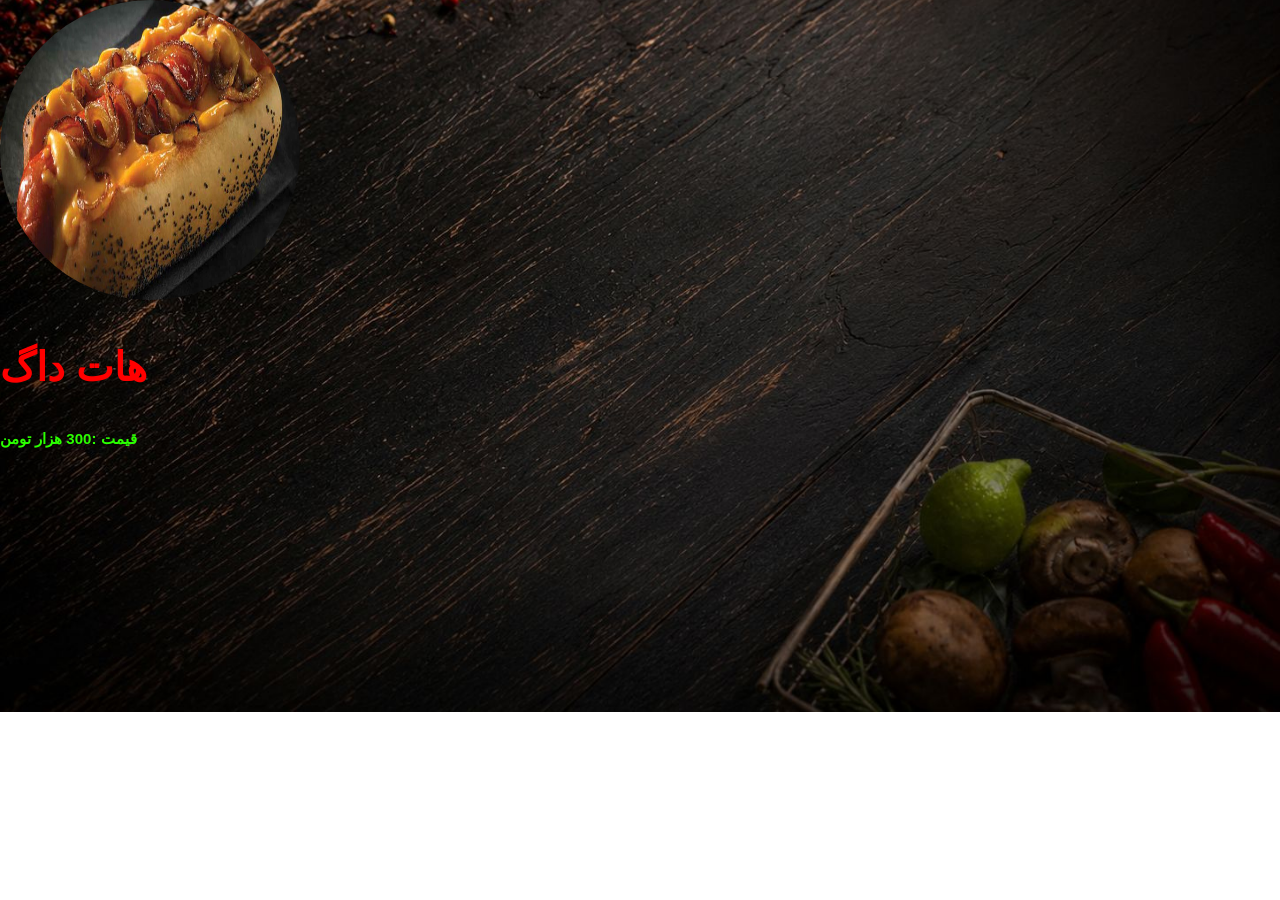
<file: SN.HTML>
<!DOCTYPE html>
<html>
<head>
    <link rel="stylesheet" href="style.css">
<title> سفارش هات داگ
</title>
</head>
<body>
<img src="hatdog.jpg" height="400" width="600">
<div class="c1">
<table>
    <tr><h3 class="c1"> هات داگ      </h3></tr>
<h3 class="c5">  قیمت :300 هزار تومن   </h3>

</table>


</div>
</body>
</html>
</file>
<file: style.css>
.c1 {
color: rgb(255, 0, 0) ;
font-size: 40px;
}
.c2{
    font-size: 80px;
color: rgb(255, 0, 0);
}
a{
    text-decoration: none;
}
.c3{ 
    font-size: 25px;
}
img{
    width: 300px;
    height: 300px;
border-radius: 150px;
}
.c4{
color: rgb(255, 60, 0);
font-size: 30px;
}
.c5{
    color: rgb(43, 255, 0);
    font-size: 15px;
}
body{
margin: 0;
font-family: Verdana, Geneva, Tahoma, sans-serif;
background-image: url(mackgrand.jpg);
background-size: cover;
background-position: center;
background-repeat: no-repeat;
}
.icons {
    display: flex;
    gap: 10px;
    align-items: center;
    position: absolute;
    left: 20px;
    top: 20px;
}
.icons img {
    width: 30px;
    height: 30px;
    object-fit: contain;
}
.icons img {
    width: 80px;
    height: 80px;
    object-fit: contain;
}

.search-icon svg {
    width: 28px;
    height: 28px;
    fill: none;
    stroke: #ca0808;
    stroke-width: 2;
    stroke-linecap: round;
}
.c6 {
border-top-left-radius: 100px;      
border-top-right-radius: 15px;     
border-bottom-right-radius: 110px;  
border-bottom-left-radius: 15px;   
}
.welcome {
    display: flex;
    align-items: center;
    justify-content: center;
    gap: 30px;
}
input {
    color: black;
    border: 2px solid rgb(255, 166, 0);
    border-radius: 30px;
    padding: 10px;
    background-color: #ff7b00;
    width: 500px;
    height: 30px;
    color: #6d0101;

    font-size: 30px;
}
</file>
